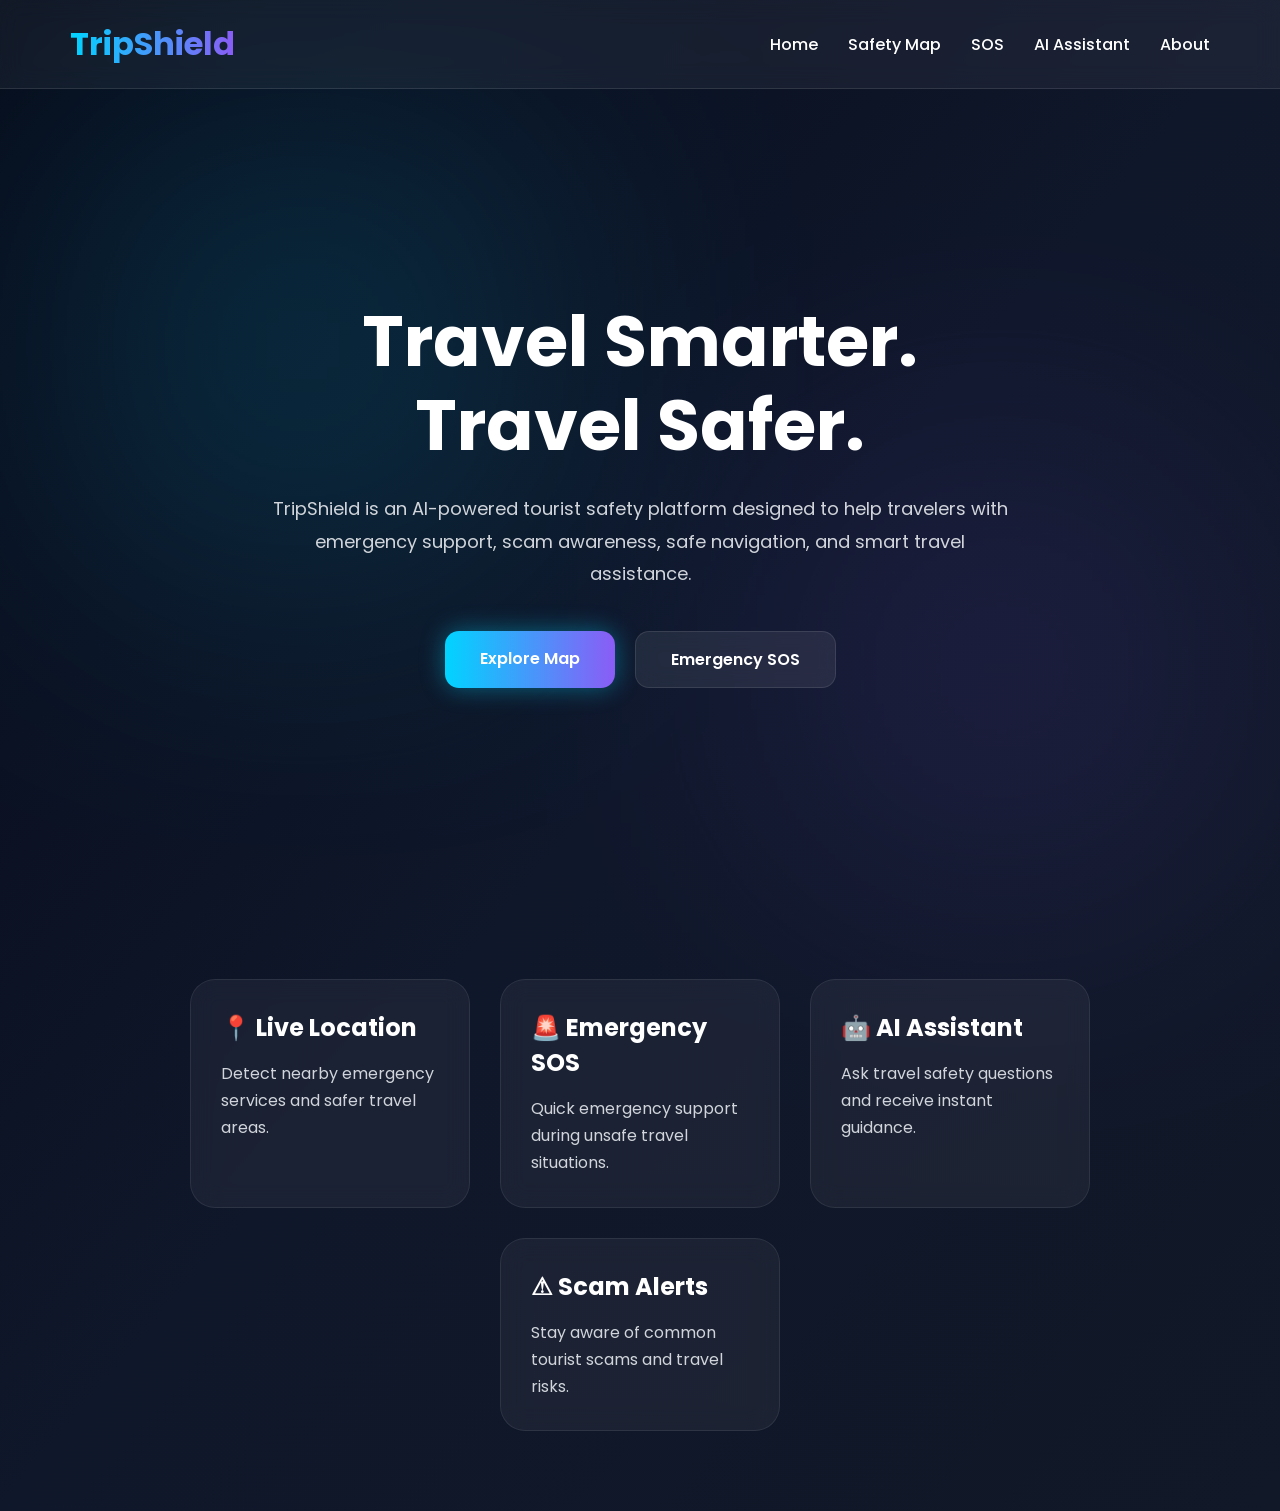
<file: index.html>
<!-- ========================= -->
<!-- index.html -->
<!-- ========================= -->

<!DOCTYPE html>
<html lang="en">

<head>
    <meta charset="UTF-8">
    <meta name="viewport" content="width=device-width, initial-scale=1.0">

    <title>TripShield</title>
<link rel="stylesheet" href="style.css">
</head>

<body>

    <!-- NAVBAR -->

    <nav>

        <div class="logo">TripShield</div>

        <ul>
            <li><a href="index.html">Home</a></li>
            <li><a href="map.html">Safety Map</a></li>
            <li><a href="sos.html">SOS</a></li>
            <li><a href="ai.html">AI Assistant</a></li>
            <li><a href="about.html">About</a></li>
        </ul>

    </nav>

    <!-- HERO SECTION -->

    <section class="hero">

        <h1>
            Travel Smarter. <br>
            Travel Safer.
        </h1>

        <p>
            TripShield is an AI-powered tourist safety platform
            designed to help travelers with emergency support,
            scam awareness, safe navigation, and smart travel assistance.
        </p>

        <div class="hero-buttons">

            <a href="map.html" class="btn primary-btn">
                Explore Map
            </a>

            <a href="sos.html" class="btn secondary-btn">
                Emergency SOS
            </a>

        </div>

    </section>

    <!-- FEATURE CARDS -->

    <section class="cards">

        <div class="card">
            <h2>📍 Live Location</h2>

            <p>
                Detect nearby emergency services and safer travel areas.
            </p>
        </div>

        <div class="card">
            <h2>🚨 Emergency SOS</h2>

            <p>
                Quick emergency support during unsafe travel situations.
            </p>
        </div>

        <div class="card">
            <h2>🤖 AI Assistant</h2>

            <p>
                Ask travel safety questions and receive instant guidance.
            </p>
        </div>

        <div class="card">
            <h2>⚠ Scam Alerts</h2>

            <p>
                Stay aware of common tourist scams and travel risks.
            </p>
        </div>

    </section>
<script src="script.js"></script>
</body>

</html>
</file>
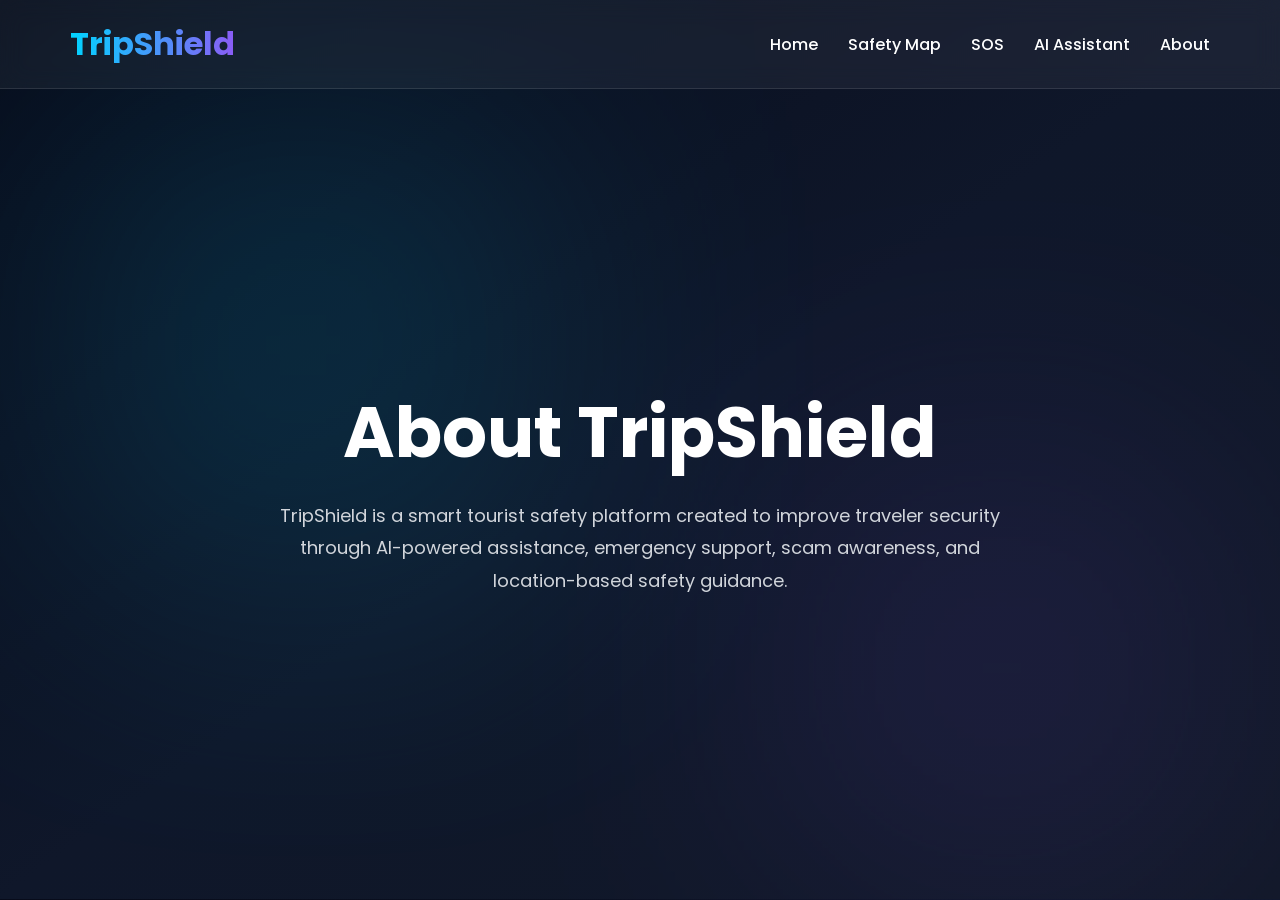
<file: about.html>
<!-- ========================= -->
<!-- about.html -->
<!-- ========================= -->

<!DOCTYPE html>
<html lang="en">

<head>
    <meta charset="UTF-8">
    <meta name="viewport" content="width=device-width, initial-scale=1.0">

    <title>About - TripShield</title>
<link rel="stylesheet" href="style.css">
</head>

<body>

    <nav>

        <div class="logo">TripShield</div>

        <ul>
            <li><a href="index.html">Home</a></li>
            <li><a href="map.html">Safety Map</a></li>
            <li><a href="sos.html">SOS</a></li>
            <li><a href="ai.html">AI Assistant</a></li>
            <li><a href="about.html">About</a></li>
        </ul>

    </nav>

    <section class="hero">

        <h1>About TripShield</h1>

        <p>
            TripShield is a smart tourist safety platform
            created to improve traveler security through
            AI-powered assistance, emergency support,
            scam awareness, and location-based safety guidance.
        </p>

    </section>
<script src="script.js"></script>
</body>

</html>
</file>
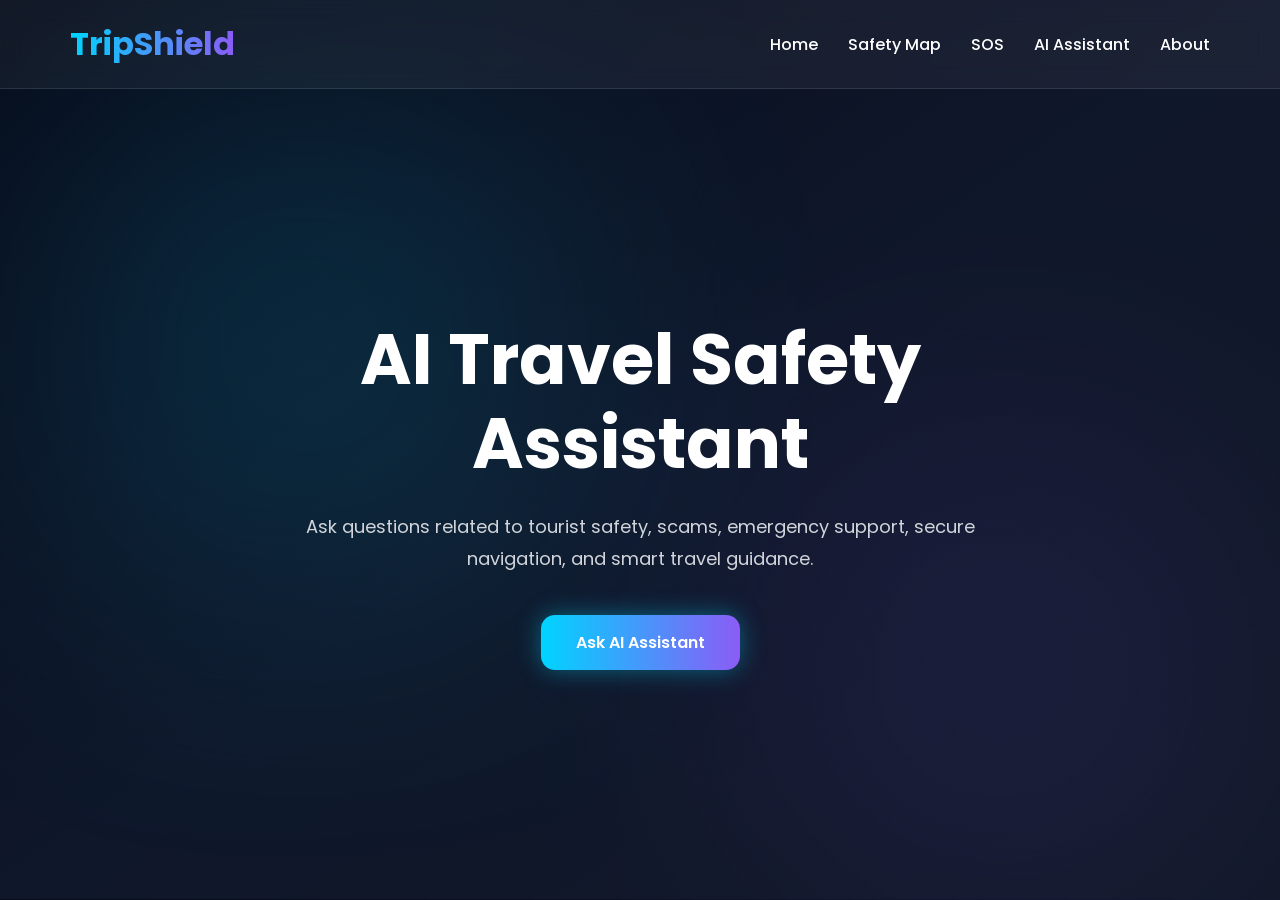
<file: ai.html>
<!-- ========================= -->
<!-- ai.html -->
<!-- ========================= -->

<!DOCTYPE html>
<html lang="en">

<head>
    <meta charset="UTF-8">
    <meta name="viewport" content="width=device-width, initial-scale=1.0">

    <title>AI Assistant - TripShield</title>

<link rel="stylesheet" href="style.css"></head>

<body>

    <nav>

        <div class="logo">TripShield</div>

        <ul>
            <li><a href="index.html">Home</a></li>
            <li><a href="map.html">Safety Map</a></li>
            <li><a href="sos.html">SOS</a></li>
            <li><a href="ai.html">AI Assistant</a></li>
            <li><a href="about.html">About</a></li>
        </ul>

    </nav>

    <section class="hero">

        <h1>AI Travel Safety Assistant</h1>

        <p>
            Ask questions related to tourist safety,
            scams, emergency support, secure navigation,
            and smart travel guidance.
        </p>

        <div class="hero-buttons">

            <a href="#" class="btn primary-btn">
                Ask AI Assistant
            </a>

        </div>

    </section>
<script src="script.js"></script>
</body>

</html>
</file>
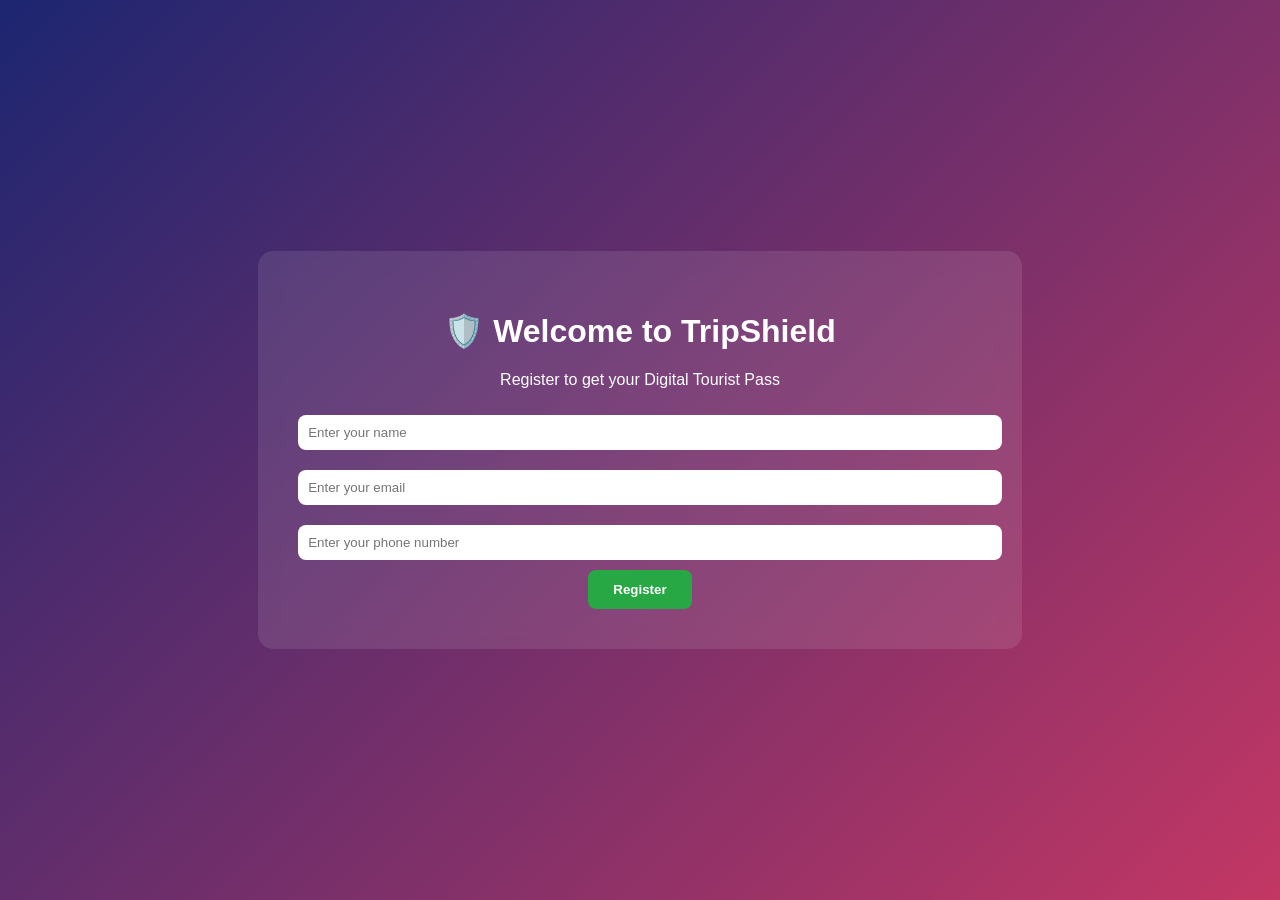
<file: registration.html>
<!DOCTYPE html>
<html lang="en">
<head>
  <meta charset="UTF-8">
  <meta name="viewport" content="width=device-width, initial-scale=1.0">
  <title>TripShield - Registration</title>
  <style>
    body {
      font-family: "Segoe UI", sans-serif;
      display: flex; justify-content: center; align-items: center;
      height: 100vh; margin: 0;
      background: linear-gradient(135deg, #1d2671, #c33764);
      color: white;
    }
    .box {
      background: rgba(255,255,255,0.1);
      padding: 40px;
      border-radius: 15px;
      text-align: center;
      backdrop-filter: blur(10px);
    }
    input {
      width: 100%; padding: 10px; margin: 10px 0;
      border-radius: 8px; border: none;
    }
    button {
      background: #28a745; border: none; color: white;
      padding: 12px 25px; border-radius: 8px;
      cursor: pointer; font-weight: bold;
    }
  </style>
</head>
<body>
  <div class="box">
    <h1>🛡️ Welcome to TripShield</h1>
    <p>Register to get your Digital Tourist Pass</p>
    <form onsubmit="registerUser(event)">
      <input type="text" id="name" placeholder="Enter your name" required>
      <input type="email" id="email" placeholder="Enter your email" required>
      <input type="tel" id="phone" placeholder="Enter your phone number" required>
      <button type="submit">Register</button>
    </form>
  </div>

  <script>
    function registerUser(event) {
      event.preventDefault();
      const name = document.getElementById("name").value;
      const email = document.getElementById("email").value;
      const phone = document.getElementById("phone").value;

      // redirect to pass.html with data
      window.location.href = `pass.html?name=${encodeURIComponent(name)}&email=${encodeURIComponent(email)}&phone=${encodeURIComponent(phone)}`;
    }
  </script>
</body>
</html>
</file>
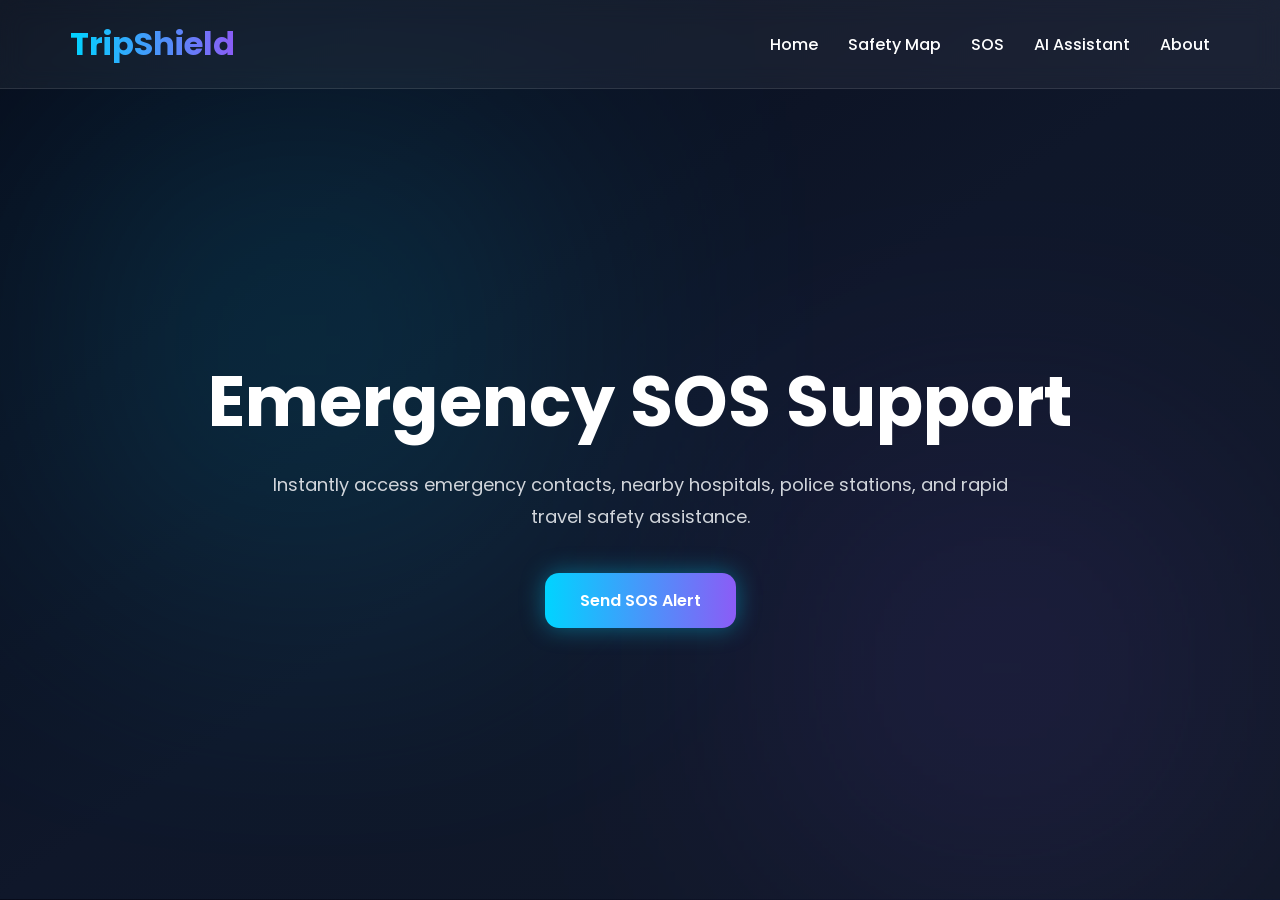
<file: sos.html>
<!-- ========================= -->
<!-- sos.html -->
<!-- ========================= -->

<!DOCTYPE html>
<html lang="en">

<head>
    <meta charset="UTF-8">
    <meta name="viewport" content="width=device-width, initial-scale=1.0">

    <title>SOS Emergency - TripShield</title>

<link rel="stylesheet" href="style.css">
</head>

<body>

    <nav>

        <div class="logo">TripShield</div>

        <ul>
            <li><a href="index.html">Home</a></li>
            <li><a href="map.html">Safety Map</a></li>
            <li><a href="sos.html">SOS</a></li>
            <li><a href="ai.html">AI Assistant</a></li>
            <li><a href="about.html">About</a></li>
        </ul>

    </nav>

    <section class="hero">

        <h1>Emergency SOS Support</h1>

        <p>
            Instantly access emergency contacts,
            nearby hospitals, police stations,
            and rapid travel safety assistance.
        </p>

        <div class="hero-buttons">

            <a href="#" class="btn primary-btn">
                Send SOS Alert
            </a>

        </div>

    </section>
<script src="script.js"></script>
</body>

</html>
</file>
<file: style.css>
/* GOOGLE FONT */
@import url('https://fonts.googleapis.com/css2?family=Poppins:wght@300;400;500;600;700&display=swap');

*{
    margin:0;
    padding:0;
    box-sizing:border-box;
    font-family:'Poppins', sans-serif;
}

body{
    background:linear-gradient(to bottom right,#070b1a,#0f172a,#111827);
    color:white;
    overflow-x:hidden;
}

/* NAVBAR */

nav{
    width:100%;
    display:flex;
    justify-content:space-between;
    align-items:center;
    padding:20px 70px;

    background:rgba(255,255,255,0.05);
    backdrop-filter:blur(12px);

    border-bottom:1px solid rgba(255,255,255,0.1);

    position:sticky;
    top:0;
    z-index:1000;
}

.logo{
    font-size:32px;
    font-weight:700;

    background:linear-gradient(to right,#00d4ff,#8b5cf6);
    -webkit-background-clip:text;
    -webkit-text-fill-color:transparent;
}

nav ul{
    display:flex;
    gap:30px;
    list-style:none;
}

nav ul li a{
    text-decoration:none;
    color:white;
    font-weight:500;
    transition:0.3s;
}

nav ul li a:hover{
    color:#00d4ff;
}

/* HERO SECTION */

.hero{
    min-height:90vh;

    display:flex;
    flex-direction:column;
    justify-content:center;
    align-items:center;

    text-align:center;

    padding:40px 20px;
    position:relative;
}

/* GLOW EFFECTS */

.hero::before{
    content:'';

    position:absolute;

    width:350px;
    height:350px;

    background:#00d4ff;

    filter:blur(150px);

    opacity:0.25;

    top:10%;
    left:10%;
}

.hero::after{
    content:'';

    position:absolute;

    width:300px;
    height:300px;

    background:#8b5cf6;

    filter:blur(150px);

    opacity:0.25;

    bottom:10%;
    right:10%;
}

/* HERO TEXT */

.hero h1{
    font-size:70px;
    font-weight:700;

    max-width:900px;

    z-index:2;

    line-height:1.2;
}

.hero p{
    margin-top:25px;

    max-width:750px;

    color:#d1d5db;

    line-height:1.8;

    font-size:18px;

    z-index:2;
}

/* BUTTONS */

.hero-buttons{
    margin-top:40px;

    display:flex;
    gap:20px;

    z-index:2;
}

.btn{
    padding:15px 35px;

    border-radius:14px;

    text-decoration:none;

    font-weight:600;

    transition:0.3s;

    border:none;
}

/* PRIMARY BUTTON */

.primary-btn{
    background:linear-gradient(to right,#00d4ff,#8b5cf6);

    color:white;

    box-shadow:0 0 25px rgba(0,212,255,0.4);
}

.primary-btn:hover{
    transform:translateY(-4px) scale(1.03);
}

/* SECONDARY BUTTON */

.secondary-btn{
    background:rgba(255,255,255,0.08);

    backdrop-filter:blur(10px);

    color:white;

    border:1px solid rgba(255,255,255,0.1);
}

.secondary-btn:hover{
    background:rgba(255,255,255,0.15);

    transform:translateY(-4px);
}

/* FEATURE CARDS */

.cards{
    width:100%;

    display:flex;
    justify-content:center;
    gap:30px;

    flex-wrap:wrap;

    padding:80px 40px;
}

.card{
    width:280px;

    background:rgba(255,255,255,0.05);

    border:1px solid rgba(255,255,255,0.08);

    backdrop-filter:blur(12px);

    border-radius:25px;

    padding:30px;

    transition:0.4s;
}

.card:hover{
    transform:translateY(-12px);

    border-color:#00d4ff;

    box-shadow:0 0 30px rgba(0,212,255,0.2);
}

.card h2{
    margin-bottom:15px;

    font-size:24px;
}

.card p{
    color:#d1d5db;

    line-height:1.7;
}

/* RESPONSIVE */

@media(max-width:900px){

    nav{
        padding:20px 30px;
        flex-direction:column;
        gap:20px;
    }

    .hero h1{
        font-size:48px;
    }

    .hero-buttons{
        flex-direction:column;
    }

}
/* MAP SECTION */

#map{
    height:80vh;
    width:90%;

    margin:40px auto;

    border-radius:20px;

    overflow:hidden;

    border:1px solid rgba(255,255,255,0.1);

    box-shadow:0 0 30px rgba(0,212,255,0.15);
}
</file>
